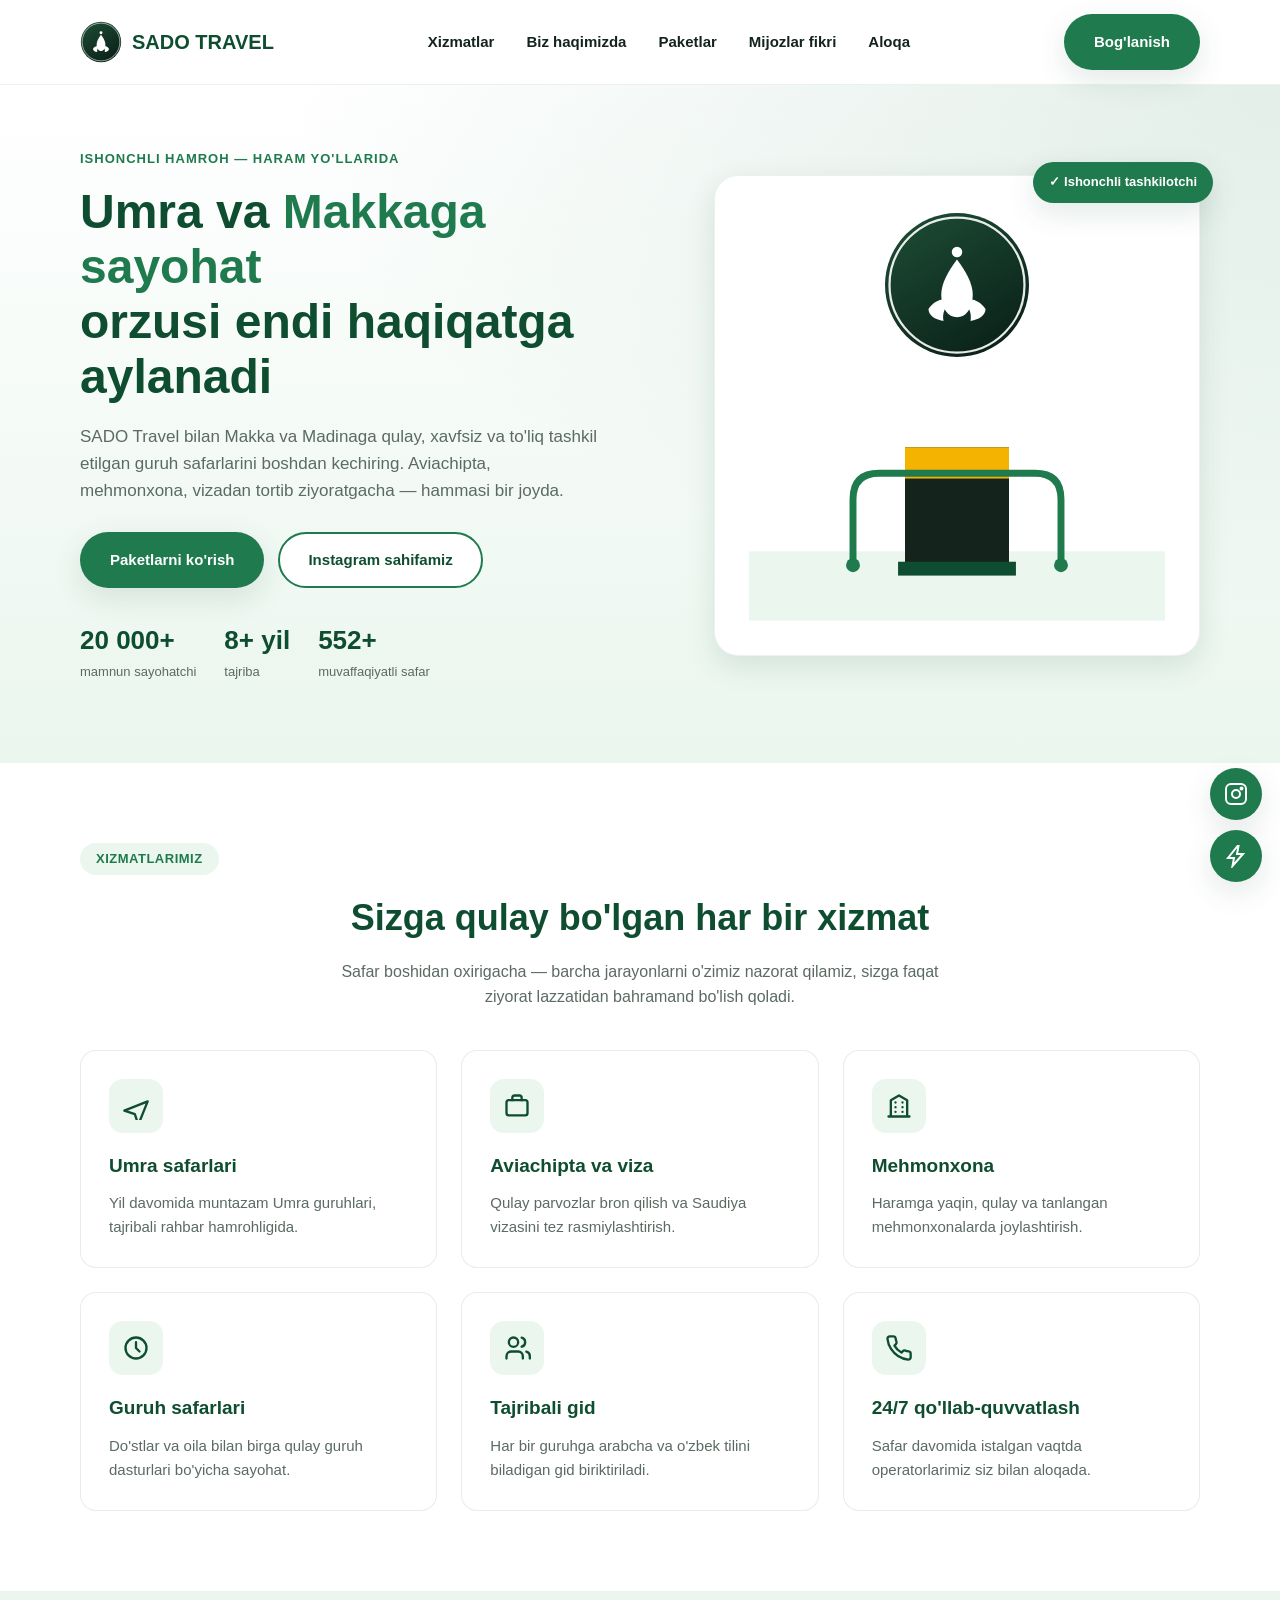
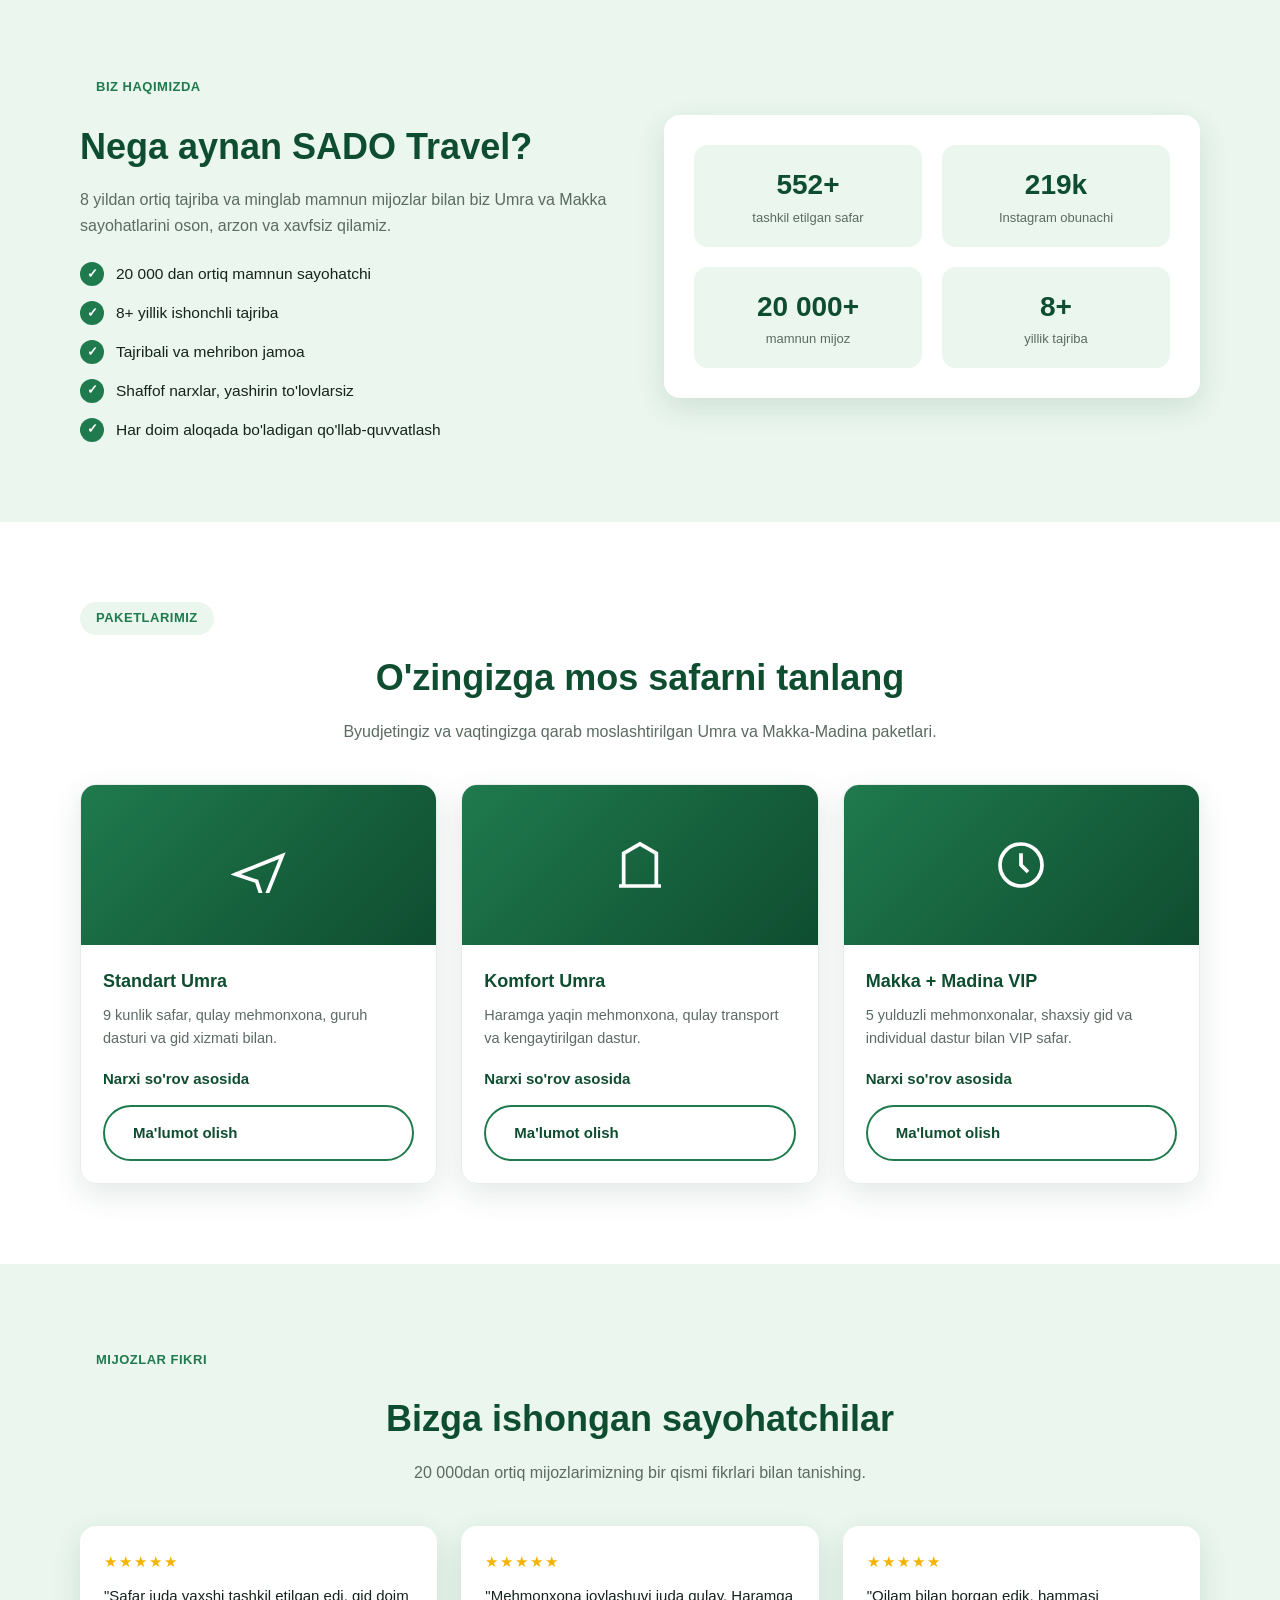
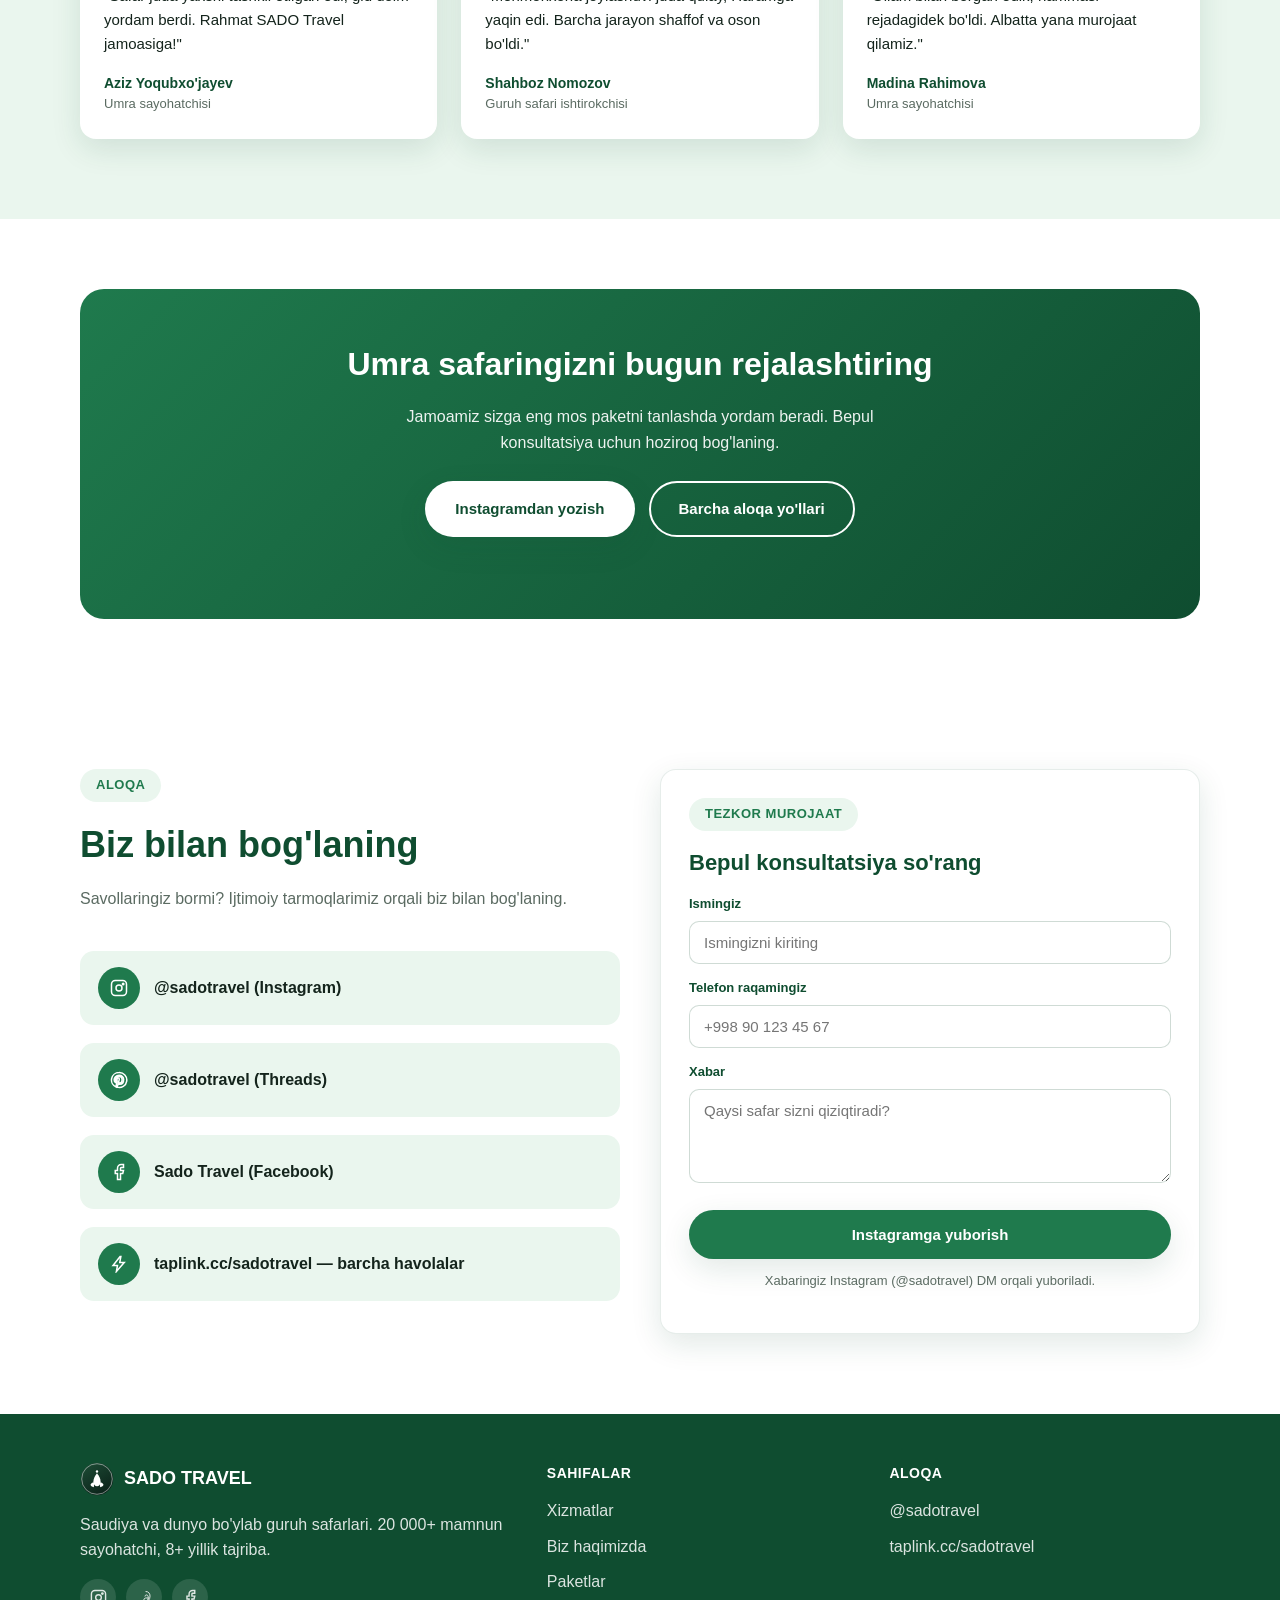
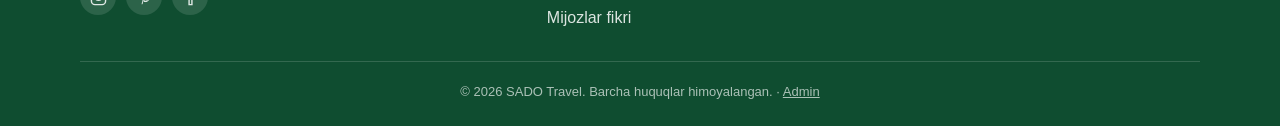
<file: index.html>
<!DOCTYPE html>
<html lang="uz">
<head>
<meta charset="UTF-8">
<meta name="viewport" content="width=device-width, initial-scale=1.0">
<title>SADO Travel — Umra va Makkaga sayohat</title>
<meta name="description" content="SADO Travel — Saudiya Arabistoniga, Makka va Madinaga Umra safarlari. Tajribali jamoa, 20 000+ mamnun sayohatchi, 8+ yillik tajriba.">
<link rel="icon" href="assets/logo.svg" type="image/svg+xml">
<link rel="stylesheet" href="css/style.css">
</head>
<body>

<header class="site-header">
  <nav class="nav container">
    <a href="#top" class="brand">
      <img src="assets/logo.svg" alt="SADO Travel logotipi">
      SADO TRAVEL
    </a>
    <ul class="nav-links" id="navLinks">
      <li><a href="#xizmatlar">Xizmatlar</a></li>
      <li><a href="#biz-haqimizda">Biz haqimizda</a></li>
      <li><a href="#paketlar">Paketlar</a></li>
      <li><a href="#fikrlar">Mijozlar fikri</a></li>
      <li><a href="#aloqa">Aloqa</a></li>
    </ul>
    <div class="nav-actions">
      <a class="btn btn-primary" href="#aloqa">Bog'lanish</a>
      <button class="nav-toggle" id="navToggle" aria-label="Menyuni ochish" aria-expanded="false">
        <span></span><span></span><span></span>
      </button>
    </div>
  </nav>
</header>

<main id="top">

  <section class="hero">
    <div class="container hero-inner">
      <div>
        <div class="hero-eyebrow">Ishonchli hamroh — Haram yo'llarida</div>
        <h1>Umra va <span>Makkaga sayohat</span><br>orzusi endi haqiqatga aylanadi</h1>
        <p>SADO Travel bilan Makka va Madinaga qulay, xavfsiz va to'liq tashkil etilgan guruh safarlarini boshdan kechiring. Aviachipta, mehmonxona, vizadan tortib ziyoratgacha — hammasi bir joyda.</p>
        <div class="hero-actions">
          <a class="btn btn-primary" href="#paketlar">Paketlarni ko'rish</a>
          <a class="btn btn-outline" data-link="instagram" href="https://www.instagram.com/sadotravel" target="_blank" rel="noopener">Instagram sahifamiz</a>
        </div>
        <div class="hero-stats">
          <div>
            <div class="stat-num" data-field="stat1Num">20 000+</div>
            <div class="stat-label" data-field="stat1Label">mamnun sayohatchi</div>
          </div>
          <div>
            <div class="stat-num" data-field="stat2Num">8+ yil</div>
            <div class="stat-label" data-field="stat2Label">tajriba</div>
          </div>
          <div>
            <div class="stat-num" data-field="stat3Num">552+</div>
            <div class="stat-label" data-field="stat3Label">muvaffaqiyatli safar</div>
          </div>
        </div>
      </div>

      <div class="hero-art">
        <span class="badge-float">✓ Ishonchli tashkilotchi</span>
        <img src="assets/logo.svg" alt="SADO Travel">
        <svg class="kaaba-icon" viewBox="0 0 240 140" fill="none" xmlns="http://www.w3.org/2000/svg">
          <rect x="0" y="100" width="240" height="40" fill="#eaf6ee"/>
          <rect x="90" y="40" width="60" height="70" fill="#14241c"/>
          <rect x="90" y="40" width="60" height="18" fill="#f5b301"/>
          <rect x="86" y="106" width="68" height="8" fill="#0f4d30"/>
          <path d="M60 108 L60 70 Q60 55 75 55 L165 55 Q180 55 180 70 L180 108" stroke="#1f7a4d" stroke-width="4" fill="none"/>
          <circle cx="60" cy="108" r="4" fill="#1f7a4d"/>
          <circle cx="180" cy="108" r="4" fill="#1f7a4d"/>
        </svg>
      </div>
    </div>
  </section>

  <section class="services" id="xizmatlar">
    <div class="container">
      <div class="section-tag center">Xizmatlarimiz</div>
      <h2 class="section-title center">Sizga qulay bo'lgan har bir xizmat</h2>
      <p class="section-sub center">Safar boshidan oxirigacha — barcha jarayonlarni o'zimiz nazorat qilamiz, sizga faqat ziyorat lazzatidan bahramand bo'lish qoladi.</p>

      <div class="card-grid">
        <div class="card">
          <div class="card-icon">
            <svg viewBox="0 0 24 24" fill="none" stroke-width="2" stroke-linecap="round" stroke-linejoin="round"><path d="M2 16l20-8-8 20-3-9-9-3z"/></svg>
          </div>
          <h3>Umra safarlari</h3>
          <p>Yil davomida muntazam Umra guruhlari, tajribali rahbar hamrohligida.</p>
        </div>
        <div class="card">
          <div class="card-icon">
            <svg viewBox="0 0 24 24" fill="none" stroke-width="2" stroke-linecap="round" stroke-linejoin="round"><rect x="3" y="7" width="18" height="13" rx="2"/><path d="M8 7V5a2 2 0 012-2h4a2 2 0 012 2v2"/></svg>
          </div>
          <h3>Aviachipta va viza</h3>
          <p>Qulay parvozlar bron qilish va Saudiya vizasini tez rasmiylashtirish.</p>
        </div>
        <div class="card">
          <div class="card-icon">
            <svg viewBox="0 0 24 24" fill="none" stroke-width="2" stroke-linecap="round" stroke-linejoin="round"><path d="M3 21h18M5 21V7l7-4 7 4v14M9 9h.01M9 13h.01M9 17h.01M15 9h.01M15 13h.01M15 17h.01"/></svg>
          </div>
          <h3>Mehmonxona</h3>
          <p>Haramga yaqin, qulay va tanlangan mehmonxonalarda joylashtirish.</p>
        </div>
        <div class="card">
          <div class="card-icon">
            <svg viewBox="0 0 24 24" fill="none" stroke-width="2" stroke-linecap="round" stroke-linejoin="round"><circle cx="12" cy="12" r="9"/><path d="M12 7v5l3 3"/></svg>
          </div>
          <h3>Guruh safarlari</h3>
          <p>Do'stlar va oila bilan birga qulay guruh dasturlari bo'yicha sayohat.</p>
        </div>
        <div class="card">
          <div class="card-icon">
            <svg viewBox="0 0 24 24" fill="none" stroke-width="2" stroke-linecap="round" stroke-linejoin="round"><path d="M17 21v-2a4 4 0 00-4-4H7a4 4 0 00-4 4v2"/><circle cx="9" cy="7" r="4"/><path d="M23 21v-2a4 4 0 00-3-3.87M16 3.13a4 4 0 010 7.75"/></svg>
          </div>
          <h3>Tajribali gid</h3>
          <p>Har bir guruhga arabcha va o'zbek tilini biladigan gid biriktiriladi.</p>
        </div>
        <div class="card">
          <div class="card-icon">
            <svg viewBox="0 0 24 24" fill="none" stroke-width="2" stroke-linecap="round" stroke-linejoin="round"><path d="M22 16.92v3a2 2 0 01-2.18 2 19.79 19.79 0 01-8.63-3.07 19.5 19.5 0 01-6-6 19.79 19.79 0 01-3.07-8.67A2 2 0 014.11 2h3a2 2 0 012 1.72c.127.96.361 1.903.7 2.81a2 2 0 01-.45 2.11L8.09 9.91a16 16 0 006 6l1.27-1.27a2 2 0 012.11-.45c.907.339 1.85.573 2.81.7A2 2 0 0122 16.92z"/></svg>
          </div>
          <h3>24/7 qo'llab-quvvatlash</h3>
          <p>Safar davomida istalgan vaqtda operatorlarimiz siz bilan aloqada.</p>
        </div>
      </div>
    </div>
  </section>

  <section class="about" id="biz-haqimizda">
    <div class="container about-grid">
      <div>
        <div class="section-tag">Biz haqimizda</div>
        <h2 class="section-title">Nega aynan SADO Travel?</h2>
        <p class="section-sub" style="margin-bottom:0;">8 yildan ortiq tajriba va minglab mamnun mijozlar bilan biz Umra va Makka sayohatlarini oson, arzon va xavfsiz qilamiz.</p>
        <ul class="about-list">
          <li><span class="check">✓</span> 20 000 dan ortiq mamnun sayohatchi</li>
          <li><span class="check">✓</span> 8+ yillik ishonchli tajriba</li>
          <li><span class="check">✓</span> Tajribali va mehribon jamoa</li>
          <li><span class="check">✓</span> Shaffof narxlar, yashirin to'lovlarsiz</li>
          <li><span class="check">✓</span> Har doim aloqada bo'ladigan qo'llab-quvvatlash</li>
        </ul>
      </div>
      <div class="about-panel">
        <div class="about-stats">
          <div class="about-stat">
            <div class="stat-num">552+</div>
            <div class="stat-label">tashkil etilgan safar</div>
          </div>
          <div class="about-stat">
            <div class="stat-num">219k</div>
            <div class="stat-label">Instagram obunachi</div>
          </div>
          <div class="about-stat">
            <div class="stat-num">20 000+</div>
            <div class="stat-label">mamnun mijoz</div>
          </div>
          <div class="about-stat">
            <div class="stat-num">8+</div>
            <div class="stat-label">yillik tajriba</div>
          </div>
        </div>
      </div>
    </div>
  </section>

  <section class="packages" id="paketlar">
    <div class="container">
      <div class="section-tag center">Paketlarimiz</div>
      <h2 class="section-title center">O'zingizga mos safarni tanlang</h2>
      <p class="section-sub center">Byudjetingiz va vaqtingizga qarab moslashtirilgan Umra va Makka-Madina paketlari.</p>

      <div class="pkg-grid">
        <div class="pkg-card">
          <div class="pkg-media">
            <svg viewBox="0 0 24 24" fill="none" stroke="currentColor" stroke-width="1.6"><path d="M2 16l20-8-8 20-3-9-9-3z"/></svg>
          </div>
          <div class="pkg-body">
            <h3 data-field="pkg1Title">Standart Umra</h3>
            <p data-field="pkg1Desc">9 kunlik safar, qulay mehmonxona, guruh dasturi va gid xizmati bilan.</p>
            <div class="pkg-price" data-field="pkg1Price">Narxi so'rov asosida</div>
            <a class="btn btn-outline" href="#aloqa">Ma'lumot olish</a>
          </div>
        </div>
        <div class="pkg-card">
          <div class="pkg-media">
            <svg viewBox="0 0 24 24" fill="none" stroke="currentColor" stroke-width="1.6"><path d="M3 21h18M5 21V7l7-4 7 4v14M9 9h.01M9 13h.01M9 17h.01M15 9h.01M15 13h.01M15 17h.01"/></svg>
          </div>
          <div class="pkg-body">
            <h3 data-field="pkg2Title">Komfort Umra</h3>
            <p data-field="pkg2Desc">Haramga yaqin mehmonxona, qulay transport va kengaytirilgan dastur.</p>
            <div class="pkg-price" data-field="pkg2Price">Narxi so'rov asosida</div>
            <a class="btn btn-outline" href="#aloqa">Ma'lumot olish</a>
          </div>
        </div>
        <div class="pkg-card">
          <div class="pkg-media">
            <svg viewBox="0 0 24 24" fill="none" stroke="currentColor" stroke-width="1.6"><circle cx="12" cy="12" r="9"/><path d="M12 7v5l3 3"/></svg>
          </div>
          <div class="pkg-body">
            <h3 data-field="pkg3Title">Makka + Madina VIP</h3>
            <p data-field="pkg3Desc">5 yulduzli mehmonxonalar, shaxsiy gid va individual dastur bilan VIP safar.</p>
            <div class="pkg-price" data-field="pkg3Price">Narxi so'rov asosida</div>
            <a class="btn btn-outline" href="#aloqa">Ma'lumot olish</a>
          </div>
        </div>
      </div>
    </div>
  </section>

  <section class="testimonials" id="fikrlar">
    <div class="container">
      <div class="section-tag center">Mijozlar fikri</div>
      <h2 class="section-title center">Bizga ishongan sayohatchilar</h2>
      <p class="section-sub center">20 000dan ortiq mijozlarimizning bir qismi fikrlari bilan tanishing.</p>

      <div class="testi-grid">
        <div class="testi-card">
          <div class="testi-stars">★★★★★</div>
          <p data-field="testi1Quote">"Safar juda yaxshi tashkil etilgan edi, gid doim yordam berdi. Rahmat SADO Travel jamoasiga!"</p>
          <div class="testi-name" data-field="testi1Name">Aziz Yoqubxo'jayev</div>
          <div class="testi-role" data-field="testi1Role">Umra sayohatchisi</div>
        </div>
        <div class="testi-card">
          <div class="testi-stars">★★★★★</div>
          <p data-field="testi2Quote">"Mehmonxona joylashuvi juda qulay, Haramga yaqin edi. Barcha jarayon shaffof va oson bo'ldi."</p>
          <div class="testi-name" data-field="testi2Name">Shahboz Nomozov</div>
          <div class="testi-role" data-field="testi2Role">Guruh safari ishtirokchisi</div>
        </div>
        <div class="testi-card">
          <div class="testi-stars">★★★★★</div>
          <p data-field="testi3Quote">"Oilam bilan borgan edik, hammasi rejadagidek bo'ldi. Albatta yana murojaat qilamiz."</p>
          <div class="testi-name" data-field="testi3Name">Madina Rahimova</div>
          <div class="testi-role" data-field="testi3Role">Umra sayohatchisi</div>
        </div>
      </div>
    </div>
  </section>

  <section class="cta">
    <div class="container">
      <div class="cta-box">
        <h2>Umra safaringizni bugun rejalashtiring</h2>
        <p>Jamoamiz sizga eng mos paketni tanlashda yordam beradi. Bepul konsultatsiya uchun hoziroq bog'laning.</p>
        <div class="hero-actions" style="justify-content:center;">
          <a class="btn btn-primary" data-link="instagram-dm" href="https://ig.me/m/sadotravel" target="_blank" rel="noopener">Instagramdan yozish</a>
          <a class="btn btn-outline" data-link="taplink" href="https://taplink.cc/sadotravel" target="_blank" rel="noopener">Barcha aloqa yo'llari</a>
        </div>
      </div>
    </div>
  </section>

  <section class="contact" id="aloqa">
    <div class="container contact-grid">
      <div>
        <div class="section-tag">Aloqa</div>
        <h2 class="section-title">Biz bilan bog'laning</h2>
        <p class="section-sub">Savollaringiz bormi? Ijtimoiy tarmoqlarimiz orqali biz bilan bog'laning.</p>
        <ul class="contact-list">
          <li>
            <span class="icon-circle">
              <svg width="18" height="18" viewBox="0 0 24 24" fill="none" stroke="currentColor" stroke-width="2"><rect x="2" y="2" width="20" height="20" rx="5"/><circle cx="12" cy="12" r="4"/><circle cx="17.5" cy="6.5" r="1"/></svg>
            </span>
            <a data-link="instagram" href="https://www.instagram.com/sadotravel" target="_blank" rel="noopener">@<span data-field="igUsernameText">sadotravel</span> (Instagram)</a>
          </li>
          <li>
            <span class="icon-circle">
              <svg width="18" height="18" viewBox="0 0 24 24" fill="none" stroke="currentColor" stroke-width="2"><path d="M12 2a10 10 0 00-3.7 19.3c-.1-.8-.2-2 .1-2.9l1.2-5s-.3-.6-.3-1.5c0-1.4.8-2.5 1.8-2.5.9 0 1.3.6 1.3 1.4 0 .8-.5 2.1-.8 3.3-.2 1 .5 1.8 1.5 1.8 1.8 0 3-2.3 3-5 0-2.1-1.4-3.6-4-3.6-2.9 0-4.7 2.2-4.7 4.6 0 .8.3 1.4.6 1.8.1.2.2.3.1.5l-.2 1c-.1.2-.2.3-.5.2-1.3-.5-1.9-2-1.9-3.6 0-2.7 2.3-6 6.7-6 3.6 0 6 2.6 6 5.4 0 3.7-2 6.4-5 6.4-1 0-1.9-.5-2.2-1.1l-.6 2.4c-.2.9-.7 1.9-1.1 2.6A10 10 0 1012 2z"/></svg>
            </span>
            <a data-link="threads" href="https://www.threads.net/@sadotravel" target="_blank" rel="noopener">@<span data-field="threadsUsernameText">sadotravel</span> (Threads)</a>
          </li>
          <li>
            <span class="icon-circle">
              <svg width="18" height="18" viewBox="0 0 24 24" fill="none" stroke="currentColor" stroke-width="2"><path d="M18 2h-3a5 5 0 00-5 5v3H7v4h3v8h4v-8h3l1-4h-4V7a1 1 0 011-1h3z"/></svg>
            </span>
            <a data-link="facebook" href="https://facebook.com/sadotravel" target="_blank" rel="noopener"><span data-field="fbNameText">Sado Travel</span> (Facebook)</a>
          </li>
          <li>
            <span class="icon-circle">
              <svg width="18" height="18" viewBox="0 0 24 24" fill="none" stroke="currentColor" stroke-width="2"><path d="M13.5 2L4 14h6l-1.5 8L19 10h-6l1.5-8z"/></svg>
            </span>
            <a data-link="taplink" href="https://taplink.cc/sadotravel" target="_blank" rel="noopener">taplink.cc/<span data-field="taplinkSlugText1">sadotravel</span> — barcha havolalar</a>
          </li>
        </ul>
      </div>

      <form class="contact-form" id="contactForm">
        <div class="section-tag">Tezkor murojaat</div>
        <h2 class="section-title" style="font-size:22px;">Bepul konsultatsiya so'rang</h2>
        <label for="name">Ismingiz</label>
        <input id="name" name="name" type="text" placeholder="Ismingizni kiriting" required>
        <label for="phone">Telefon raqamingiz</label>
        <input id="phone" name="phone" type="tel" placeholder="+998 90 123 45 67" required>
        <label for="message">Xabar</label>
        <textarea id="message" name="message" rows="4" placeholder="Qaysi safar sizni qiziqtiradi?"></textarea>
        <button class="btn btn-primary" type="submit">Instagramga yuborish</button>
        <p class="form-note">Xabaringiz Instagram (@sadotravel) DM orqali yuboriladi.</p>
      </form>
    </div>
  </section>

</main>

<footer class="site-footer">
  <div class="container">
    <div class="footer-grid">
      <div>
        <div class="footer-brand">
          <img src="assets/logo.svg" alt="SADO Travel">
          SADO TRAVEL
        </div>
        <p>Saudiya va dunyo bo'ylab guruh safarlari. 20 000+ mamnun sayohatchi, 8+ yillik tajriba.</p>
        <div class="social-row">
          <a data-link="instagram" href="https://www.instagram.com/sadotravel" target="_blank" rel="noopener" aria-label="Instagram">
            <svg viewBox="0 0 24 24" fill="none" stroke="currentColor" stroke-width="2"><rect x="2" y="2" width="20" height="20" rx="5"/><circle cx="12" cy="12" r="4"/><circle cx="17.5" cy="6.5" r="1"/></svg>
          </a>
          <a data-link="threads" href="https://www.threads.net/@sadotravel" target="_blank" rel="noopener" aria-label="Threads">
            <svg viewBox="0 0 24 24" fill="none" stroke="currentColor" stroke-width="1.4"><path d="M13.5 3.5c4 0 6.3 2.6 6.3 6.6 0 4.8-2.8 7.7-6.9 7.7-1.6 0-2.7-.8-3.1-1.7l-.5 2-.7 3.4M12.7 10.6c0-1.3.9-2.2 2.1-2.2 1.5 0 2.5 1.3 2.5 3.8 0 3.1-1.6 4.9-3.9 4.9-1.4 0-2.3-.7-2.3-1.9 0-1 .7-2 2.1-2.4 1.6-.4 3.5-.3 4.9.2"/></svg>
          </a>
          <a data-link="facebook" href="https://facebook.com/sadotravel" target="_blank" rel="noopener" aria-label="Facebook">
            <svg viewBox="0 0 24 24" fill="none" stroke="currentColor" stroke-width="2"><path d="M18 2h-3a5 5 0 00-5 5v3H7v4h3v8h4v-8h3l1-4h-4V7a1 1 0 011-1h3z"/></svg>
          </a>
        </div>
      </div>
      <div>
        <h4>Sahifalar</h4>
        <ul>
          <li><a href="#xizmatlar">Xizmatlar</a></li>
          <li><a href="#biz-haqimizda">Biz haqimizda</a></li>
          <li><a href="#paketlar">Paketlar</a></li>
          <li><a href="#fikrlar">Mijozlar fikri</a></li>
        </ul>
      </div>
      <div>
        <h4>Aloqa</h4>
        <ul>
          <li><a data-link="instagram" href="https://www.instagram.com/sadotravel" target="_blank" rel="noopener">@<span data-field="igUsernameText2">sadotravel</span></a></li>
          <li><a data-link="taplink" href="https://taplink.cc/sadotravel" target="_blank" rel="noopener">taplink.cc/<span data-field="taplinkSlugText2">sadotravel</span></a></li>
        </ul>
      </div>
    </div>
    <div class="footer-bottom">
      &copy; <span id="year"></span> SADO Travel. Barcha huquqlar himoyalangan. · <a href="admin.html" style="text-decoration:underline;">Admin</a>
    </div>
  </div>
</footer>

<div class="float-actions">
  <a data-link="instagram-dm" href="https://ig.me/m/sadotravel" target="_blank" rel="noopener" aria-label="Instagramdan yozish">
    <svg viewBox="0 0 24 24" fill="none" stroke="currentColor" stroke-width="2"><rect x="2" y="2" width="20" height="20" rx="5"/><circle cx="12" cy="12" r="4"/><circle cx="17.5" cy="6.5" r="1"/></svg>
  </a>
  <a data-link="taplink" href="https://taplink.cc/sadotravel" target="_blank" rel="noopener" aria-label="Barcha aloqa yo'llari">
    <svg viewBox="0 0 24 24" fill="none" stroke="currentColor" stroke-width="2"><path d="M13.5 2L4 14h6l-1.5 8L19 10h-6l1.5-8z"/></svg>
  </a>
</div>

<script src="js/content.js"></script>
<script src="js/script.js"></script>
</body>
</html>
</file>
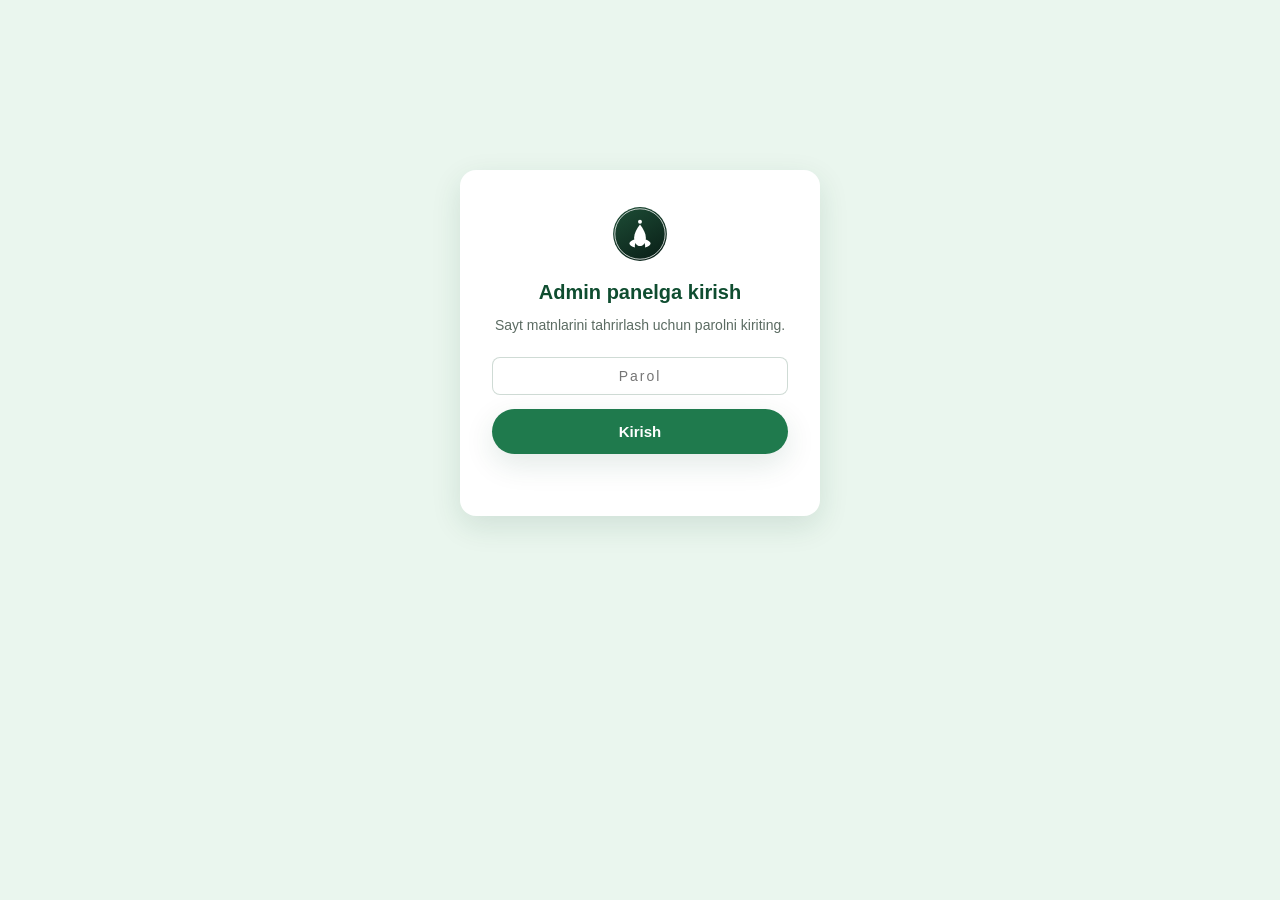
<file: admin.html>
<!DOCTYPE html>
<html lang="uz">
<head>
<meta charset="UTF-8">
<meta name="viewport" content="width=device-width, initial-scale=1.0">
<title>SADO Travel — Admin panel</title>
<link rel="icon" href="assets/logo.svg" type="image/svg+xml">
<link rel="stylesheet" href="css/style.css">
<style>
  body { background: var(--green-pale); }
  .admin-wrap { max-width: 1280px; margin: 0 auto; padding: 28px 20px 60px; }
  .admin-header {
    display: flex; align-items: center; justify-content: space-between;
    gap: 16px; margin-bottom: 24px; flex-wrap: wrap;
  }
  .admin-header .brand { font-weight: 800; font-size: 20px; color: var(--green-dark); display:flex; align-items:center; gap:10px; }
  .admin-header .brand img { width: 38px; height: 38px; }
  .admin-grid { display: grid; grid-template-columns: 1fr 1fr; gap: 24px; align-items: start; }
  .admin-panel {
    background: var(--white);
    border-radius: var(--radius);
    box-shadow: var(--shadow);
    padding: 24px;
  }
  .admin-panel h2 { margin: 0 0 4px; color: var(--green-dark); font-size: 20px; }
  .admin-panel .hint { color: var(--muted); font-size: 13px; margin: 0 0 20px; }
  fieldset { border: 1px solid rgba(15,77,48,0.15); border-radius: 12px; padding: 16px 16px 6px; margin: 0 0 18px; }
  legend { font-weight: 700; color: var(--green-dark); font-size: 14px; padding: 0 8px; }
  .field-row { display: grid; grid-template-columns: 1fr 1fr; gap: 12px; }
  label { display: block; font-size: 12.5px; font-weight: 700; color: var(--green-dark); margin: 10px 0 5px; }
  input[type="text"], textarea {
    width: 100%; padding: 10px 12px; border-radius: 8px;
    border: 1px solid rgba(15,77,48,0.2); font-family: inherit; font-size: 14px;
  }
  input:focus, textarea:focus { outline: none; border-color: var(--green); }
  textarea { resize: vertical; }
  .admin-actions { display: flex; gap: 12px; margin-top: 20px; flex-wrap: wrap; }
  .admin-actions button { border: none; }
  .btn-danger { background: #fff; color: #b3261e; border: 2px solid #b3261e !important; }
  .btn-danger:hover { background: #fdecea; }
  .save-msg { font-size: 13px; color: var(--green-dark); font-weight: 700; margin-top: 10px; min-height: 18px; }
  .preview-panel {
    background: var(--white);
    border-radius: var(--radius);
    box-shadow: var(--shadow);
    overflow: hidden;
    position: sticky;
    top: 20px;
  }
  .preview-panel .preview-head {
    padding: 14px 18px; border-bottom: 1px solid rgba(15,77,48,0.1);
    display:flex; align-items:center; justify-content:space-between;
  }
  .preview-panel .preview-head strong { color: var(--green-dark); font-size: 14px; }
  .preview-panel iframe { width: 100%; height: 78vh; border: none; display: block; }

  .login-wrap {
    min-height: 70vh; display: flex; align-items: center; justify-content: center;
  }
  .login-card {
    background: var(--white); border-radius: var(--radius); box-shadow: var(--shadow);
    padding: 36px 32px; max-width: 360px; width: 100%; text-align: center;
  }
  .login-card img { width: 56px; height: 56px; margin: 0 auto 14px; }
  .login-card h1 { font-size: 20px; color: var(--green-dark); margin: 0 0 6px; }
  .login-card p { color: var(--muted); font-size: 14px; margin: 0 0 20px; }
  .login-card input { text-align: center; letter-spacing: 2px; }
  .login-card button { width: 100%; justify-content: center; margin-top: 14px; border: none; }
  .login-error { color: #b3261e; font-size: 13px; margin-top: 10px; min-height: 16px; }

  @media (max-width: 960px) {
    .admin-grid { grid-template-columns: 1fr; }
    .field-row { grid-template-columns: 1fr; }
    .preview-panel { position: static; }
    .preview-panel iframe { height: 60vh; }
  }
</style>
</head>
<body>

<div class="admin-wrap">

  <div id="loginView" class="login-wrap">
    <div class="login-card">
      <img src="assets/logo.svg" alt="SADO Travel">
      <h1>Admin panelga kirish</h1>
      <p>Sayt matnlarini tahrirlash uchun parolni kiriting.</p>
      <input type="text" id="passwordInput" placeholder="Parol" autocomplete="off">
      <button class="btn btn-primary" id="loginBtn">Kirish</button>
      <div class="login-error" id="loginError"></div>
    </div>
  </div>

  <div id="adminView" hidden>
    <div class="admin-header">
      <div class="brand">
        <img src="assets/logo.svg" alt="SADO Travel">
        SADO Travel — Admin panel
      </div>
      <a class="btn btn-outline" href="index.html" target="_blank" rel="noopener">Saytni ochish ↗</a>
    </div>

    <div class="admin-grid">
      <div class="admin-panel">
        <h2>Sayt matnlarini tahrirlash</h2>
        <p class="hint">O'zgarishlar ushbu brauzerda saqlanadi. Saqlagach, o'ng tomondagi ko'rinish avtomatik yangilanadi.</p>

        <form id="contentForm">

          <fieldset>
            <legend>Statistika (Hero bo'limi)</legend>
            <div class="field-row">
              <div><label for="stat1Num">1-ko'rsatkich raqami</label><input type="text" id="stat1Num"></div>
              <div><label for="stat1Label">1-ko'rsatkich matni</label><input type="text" id="stat1Label"></div>
            </div>
            <div class="field-row">
              <div><label for="stat2Num">2-ko'rsatkich raqami</label><input type="text" id="stat2Num"></div>
              <div><label for="stat2Label">2-ko'rsatkich matni</label><input type="text" id="stat2Label"></div>
            </div>
            <div class="field-row">
              <div><label for="stat3Num">3-ko'rsatkich raqami</label><input type="text" id="stat3Num"></div>
              <div><label for="stat3Label">3-ko'rsatkich matni</label><input type="text" id="stat3Label"></div>
            </div>
          </fieldset>

          <fieldset>
            <legend>Paketlar</legend>
            <label for="pkg1Title">1-paket nomi</label><input type="text" id="pkg1Title">
            <label for="pkg1Desc">1-paket tavsifi</label><textarea id="pkg1Desc" rows="2"></textarea>
            <label for="pkg1Price">1-paket narxi</label><input type="text" id="pkg1Price">

            <label for="pkg2Title">2-paket nomi</label><input type="text" id="pkg2Title">
            <label for="pkg2Desc">2-paket tavsifi</label><textarea id="pkg2Desc" rows="2"></textarea>
            <label for="pkg2Price">2-paket narxi</label><input type="text" id="pkg2Price">

            <label for="pkg3Title">3-paket nomi</label><input type="text" id="pkg3Title">
            <label for="pkg3Desc">3-paket tavsifi</label><textarea id="pkg3Desc" rows="2"></textarea>
            <label for="pkg3Price">3-paket narxi</label><input type="text" id="pkg3Price">
          </fieldset>

          <fieldset>
            <legend>Mijozlar fikri</legend>
            <label for="testi1Quote">1-fikr matni</label><textarea id="testi1Quote" rows="2"></textarea>
            <div class="field-row">
              <div><label for="testi1Name">Ismi</label><input type="text" id="testi1Name"></div>
              <div><label for="testi1Role">Lavozimi/roli</label><input type="text" id="testi1Role"></div>
            </div>

            <label for="testi2Quote">2-fikr matni</label><textarea id="testi2Quote" rows="2"></textarea>
            <div class="field-row">
              <div><label for="testi2Name">Ismi</label><input type="text" id="testi2Name"></div>
              <div><label for="testi2Role">Lavozimi/roli</label><input type="text" id="testi2Role"></div>
            </div>

            <label for="testi3Quote">3-fikr matni</label><textarea id="testi3Quote" rows="2"></textarea>
            <div class="field-row">
              <div><label for="testi3Name">Ismi</label><input type="text" id="testi3Name"></div>
              <div><label for="testi3Role">Lavozimi/roli</label><input type="text" id="testi3Role"></div>
            </div>
          </fieldset>

          <fieldset>
            <legend>Ijtimoiy tarmoqlar / aloqa</legend>
            <div class="field-row">
              <div><label for="igUsername">Instagram username</label><input type="text" id="igUsername" placeholder="sadotravel"></div>
              <div><label for="threadsUsername">Threads username</label><input type="text" id="threadsUsername" placeholder="sadotravel"></div>
            </div>
            <div class="field-row">
              <div><label for="fbSlug">Facebook manzili (slug)</label><input type="text" id="fbSlug" placeholder="sadotravel"></div>
              <div><label for="fbName">Facebook sahifa nomi</label><input type="text" id="fbName" placeholder="Sado Travel"></div>
            </div>
            <label for="taplinkSlug">Taplink manzili (slug)</label>
            <input type="text" id="taplinkSlug" placeholder="sadotravel">
          </fieldset>

          <div class="admin-actions">
            <button type="submit" class="btn btn-primary">Saqlash</button>
            <button type="button" id="resetBtn" class="btn btn-danger">Standartga qaytarish</button>
          </div>
          <div class="save-msg" id="saveMsg"></div>
        </form>
      </div>

      <div class="preview-panel">
        <div class="preview-head">
          <strong>Jonli ko'rinish</strong>
        </div>
        <iframe id="previewFrame" src="index.html" title="Sayt ko'rinishi"></iframe>
      </div>
    </div>
  </div>

</div>

<script src="js/content.js"></script>
<script>
  const ADMIN_PASSWORD = 'sado2026';
  const ADMIN_SESSION_KEY = 'sadoAdminAuthed';

  const loginView = document.getElementById('loginView');
  const adminView = document.getElementById('adminView');
  const passwordInput = document.getElementById('passwordInput');
  const loginBtn = document.getElementById('loginBtn');
  const loginError = document.getElementById('loginError');
  const form = document.getElementById('contentForm');
  const saveMsg = document.getElementById('saveMsg');
  const previewFrame = document.getElementById('previewFrame');

  const fieldIds = [
    'stat1Num','stat1Label','stat2Num','stat2Label','stat3Num','stat3Label',
    'pkg1Title','pkg1Desc','pkg1Price','pkg2Title','pkg2Desc','pkg2Price','pkg3Title','pkg3Desc','pkg3Price',
    'testi1Quote','testi1Name','testi1Role','testi2Quote','testi2Name','testi2Role','testi3Quote','testi3Name','testi3Role',
    'igUsername','threadsUsername','fbSlug','fbName','taplinkSlug',
  ];

  function fillForm(content) {
    fieldIds.forEach((id) => {
      const el = document.getElementById(id);
      if (el) el.value = content[id] ?? '';
    });
  }

  function readForm() {
    const content = {};
    fieldIds.forEach((id) => {
      const el = document.getElementById(id);
      if (el) content[id] = el.value;
    });
    return content;
  }

  function showAdmin() {
    loginView.hidden = true;
    adminView.hidden = false;
    fillForm(sadoLoadContent());
  }

  loginBtn.addEventListener('click', () => {
    if (passwordInput.value === ADMIN_PASSWORD) {
      sessionStorage.setItem(ADMIN_SESSION_KEY, '1');
      loginError.textContent = '';
      showAdmin();
    } else {
      loginError.textContent = "Parol noto'g'ri";
    }
  });
  passwordInput.addEventListener('keydown', (e) => {
    if (e.key === 'Enter') loginBtn.click();
  });

  if (sessionStorage.getItem(ADMIN_SESSION_KEY) === '1') {
    showAdmin();
  }

  form.addEventListener('submit', (e) => {
    e.preventDefault();
    sadoSaveContent(readForm());
    saveMsg.textContent = "Saqlandi — ko'rinish yangilandi.";
    previewFrame.contentWindow.location.reload();
    setTimeout(() => { saveMsg.textContent = ''; }, 3000);
  });

  document.getElementById('resetBtn').addEventListener('click', () => {
    sadoResetContent();
    fillForm(sadoLoadContent());
    saveMsg.textContent = "Standart matnlarga qaytarildi.";
    previewFrame.contentWindow.location.reload();
    setTimeout(() => { saveMsg.textContent = ''; }, 3000);
  });
</script>
</body>
</html>
</file>
<file: css/style.css>
:root {
  --green-dark: #0f4d30;
  --green: #1f7a4d;
  --green-light: #2f9e63;
  --green-pale: #eaf6ee;
  --white: #ffffff;
  --ink: #14241c;
  --muted: #5b6b62;
  --shadow: 0 10px 30px rgba(15, 77, 48, 0.12);
  --radius: 16px;
  --max-width: 1160px;
}

* { box-sizing: border-box; }

html { scroll-behavior: smooth; }

body {
  margin: 0;
  font-family: "Segoe UI", "Helvetica Neue", Arial, sans-serif;
  color: var(--ink);
  background: var(--white);
  line-height: 1.6;
}

img, svg { max-width: 100%; display: block; }

a { color: inherit; text-decoration: none; }

.container {
  max-width: var(--max-width);
  margin: 0 auto;
  padding: 0 20px;
}

.btn {
  display: inline-flex;
  align-items: center;
  gap: 8px;
  padding: 14px 28px;
  border-radius: 999px;
  font-weight: 600;
  font-size: 15px;
  border: 2px solid transparent;
  cursor: pointer;
  transition: transform .15s ease, box-shadow .15s ease, background .15s ease;
}

.btn-primary {
  background: var(--green);
  color: var(--white);
  box-shadow: var(--shadow);
}
.btn-primary:hover { background: var(--green-dark); transform: translateY(-2px); }

.btn-outline {
  background: var(--white);
  color: var(--green-dark);
  border-color: var(--green);
}
.btn-outline:hover { background: var(--green-pale); transform: translateY(-2px); }

.section-tag {
  display: inline-block;
  color: var(--green);
  background: var(--green-pale);
  padding: 6px 16px;
  border-radius: 999px;
  font-size: 13px;
  font-weight: 700;
  letter-spacing: .5px;
  text-transform: uppercase;
  margin-bottom: 14px;
}

.section-title {
  font-size: clamp(24px, 4vw, 36px);
  margin: 0 0 12px;
  color: var(--green-dark);
}

.section-sub {
  color: var(--muted);
  max-width: 640px;
  margin: 0 0 40px;
  font-size: 16px;
}

.center { text-align: center; margin-left: auto; margin-right: auto; }

/* Header */
.site-header {
  position: sticky;
  top: 0;
  z-index: 100;
  background: rgba(255, 255, 255, 0.92);
  backdrop-filter: blur(8px);
  border-bottom: 1px solid rgba(15, 77, 48, 0.08);
}

.nav {
  display: flex;
  align-items: center;
  justify-content: space-between;
  padding: 14px 20px;
}

.brand {
  display: flex;
  align-items: center;
  gap: 10px;
  font-weight: 800;
  font-size: 20px;
  color: var(--green-dark);
}

.brand img { width: 42px; height: 42px; }

.nav-links {
  display: flex;
  gap: 28px;
  list-style: none;
  margin: 0;
  padding: 0;
}

.nav-links a {
  font-weight: 600;
  font-size: 15px;
  color: var(--ink);
  padding: 6px 2px;
  border-bottom: 2px solid transparent;
  transition: color .15s ease, border-color .15s ease;
}
.nav-links a:hover { color: var(--green); border-color: var(--green); }

.nav-actions { display: flex; align-items: center; gap: 12px; }

.nav-toggle {
  display: none;
  flex-direction: column;
  gap: 5px;
  background: none;
  border: none;
  cursor: pointer;
  padding: 6px;
}
.nav-toggle span {
  width: 26px;
  height: 3px;
  background: var(--green-dark);
  border-radius: 2px;
}

/* Hero */
.hero {
  background:
    radial-gradient(ellipse at top right, rgba(31,122,77,0.12), transparent 55%),
    linear-gradient(180deg, var(--white), var(--green-pale));
  padding: 64px 0 80px;
}

.hero-inner {
  display: grid;
  grid-template-columns: 1.1fr 0.9fr;
  gap: 40px;
  align-items: center;
}

.hero-eyebrow {
  color: var(--green);
  font-weight: 700;
  letter-spacing: 1px;
  text-transform: uppercase;
  font-size: 13px;
  margin-bottom: 14px;
}

.hero h1 {
  font-size: clamp(30px, 5vw, 48px);
  line-height: 1.15;
  margin: 0 0 18px;
  color: var(--green-dark);
}

.hero h1 span { color: var(--green); }

.hero p {
  color: var(--muted);
  font-size: 17px;
  margin: 0 0 28px;
  max-width: 520px;
}

.hero-actions { display: flex; gap: 14px; flex-wrap: wrap; margin-bottom: 32px; }

.hero-stats {
  display: flex;
  gap: 28px;
  flex-wrap: wrap;
}

.stat-num {
  font-size: 26px;
  font-weight: 800;
  color: var(--green-dark);
}
.stat-label { font-size: 13px; color: var(--muted); }

.hero-art {
  position: relative;
  background: var(--white);
  border-radius: 24px;
  box-shadow: var(--shadow);
  padding: 34px;
  text-align: center;
  border: 1px solid rgba(15,77,48,0.08);
}

.hero-art img { width: 150px; height: 150px; margin: 0 auto 18px; }

.hero-art .kaaba-icon { width: 100%; height: auto; }

.badge-float {
  position: absolute;
  top: -14px;
  right: -14px;
  background: var(--green);
  color: var(--white);
  padding: 10px 16px;
  border-radius: 999px;
  font-size: 13px;
  font-weight: 700;
  box-shadow: var(--shadow);
}

/* Services */
.services { padding: 80px 0; }

.card-grid {
  display: grid;
  grid-template-columns: repeat(3, 1fr);
  gap: 24px;
}

.card {
  background: var(--white);
  border: 1px solid rgba(15,77,48,0.1);
  border-radius: var(--radius);
  padding: 28px;
  transition: transform .18s ease, box-shadow .18s ease;
}
.card:hover { transform: translateY(-6px); box-shadow: var(--shadow); }

.card-icon {
  width: 54px;
  height: 54px;
  border-radius: 14px;
  background: var(--green-pale);
  display: flex;
  align-items: center;
  justify-content: center;
  margin-bottom: 18px;
}
.card-icon svg { width: 28px; height: 28px; stroke: var(--green-dark); }

.card h3 { margin: 0 0 10px; font-size: 19px; color: var(--green-dark); }
.card p { margin: 0; color: var(--muted); font-size: 15px; }

/* About */
.about {
  background: var(--green-pale);
  padding: 80px 0;
}

.about-grid {
  display: grid;
  grid-template-columns: 1fr 1fr;
  gap: 48px;
  align-items: center;
}

.about-list { list-style: none; margin: 24px 0 0; padding: 0; display: grid; gap: 14px; }
.about-list li {
  display: flex;
  align-items: flex-start;
  gap: 12px;
  font-size: 15.5px;
  color: var(--ink);
}
.check {
  flex: none;
  width: 24px;
  height: 24px;
  border-radius: 50%;
  background: var(--green);
  color: var(--white);
  display: flex;
  align-items: center;
  justify-content: center;
  font-size: 13px;
  font-weight: 700;
}

.about-panel {
  background: var(--white);
  border-radius: var(--radius);
  box-shadow: var(--shadow);
  padding: 30px;
}

.about-stats {
  display: grid;
  grid-template-columns: repeat(2, 1fr);
  gap: 20px;
}
.about-stat {
  text-align: center;
  padding: 18px 10px;
  border-radius: 14px;
  background: var(--green-pale);
}
.about-stat .stat-num { font-size: 28px; }

/* Packages / gallery */
.packages { padding: 80px 0; }

.pkg-grid {
  display: grid;
  grid-template-columns: repeat(3, 1fr);
  gap: 24px;
}

.pkg-card {
  border-radius: var(--radius);
  overflow: hidden;
  border: 1px solid rgba(15,77,48,0.1);
  box-shadow: var(--shadow);
  display: flex;
  flex-direction: column;
}

.pkg-media {
  height: 160px;
  display: flex;
  align-items: center;
  justify-content: center;
  background: linear-gradient(135deg, var(--green), var(--green-dark));
  color: var(--white);
}
.pkg-media svg { width: 56px; height: 56px; }

.pkg-body { padding: 22px; flex: 1; display: flex; flex-direction: column; }
.pkg-body h3 { margin: 0 0 8px; color: var(--green-dark); font-size: 18px; }
.pkg-body p { margin: 0 0 16px; color: var(--muted); font-size: 14.5px; flex: 1; }
.pkg-price { font-weight: 800; color: var(--green-dark); font-size: 15px; margin-bottom: 14px; }

/* Testimonials */
.testimonials { background: var(--green-pale); padding: 80px 0; }

.testi-grid {
  display: grid;
  grid-template-columns: repeat(3, 1fr);
  gap: 24px;
}

.testi-card {
  background: var(--white);
  border-radius: var(--radius);
  padding: 24px;
  box-shadow: var(--shadow);
}
.testi-stars { color: #f5b301; margin-bottom: 10px; font-size: 15px; letter-spacing: 2px; }
.testi-card p { color: var(--ink); font-size: 15px; margin: 0 0 16px; }
.testi-name { font-weight: 700; color: var(--green-dark); font-size: 14px; }
.testi-role { color: var(--muted); font-size: 13px; }

/* CTA */
.cta {
  padding: 70px 0;
  text-align: center;
}
.cta-box {
  background: linear-gradient(135deg, var(--green), var(--green-dark));
  color: var(--white);
  border-radius: 24px;
  padding: 50px 30px;
}
.cta-box h2 { margin: 0 0 14px; font-size: clamp(24px, 4vw, 32px); }
.cta-box p { margin: 0 0 26px; opacity: .92; max-width: 520px; margin-left: auto; margin-right: auto; }
.cta-box .btn-outline { background: transparent; color: var(--white); border-color: var(--white); }
.cta-box .btn-outline:hover { background: rgba(255,255,255,0.12); }
.cta-box .btn-primary { background: var(--white); color: var(--green-dark); }
.cta-box .btn-primary:hover { background: var(--green-pale); }

/* Contact */
.contact { padding: 80px 0; }

.contact-grid {
  display: grid;
  grid-template-columns: 1fr 1fr;
  gap: 40px;
}

.contact-list { list-style: none; margin: 0; padding: 0; display: grid; gap: 18px; }
.contact-list li {
  display: flex;
  align-items: center;
  gap: 14px;
  background: var(--green-pale);
  padding: 16px 18px;
  border-radius: 14px;
}
.contact-list .icon-circle {
  width: 42px; height: 42px; border-radius: 50%;
  background: var(--green);
  color: var(--white);
  display: flex; align-items: center; justify-content: center;
  flex: none;
}
.contact-list a { font-weight: 600; }

.contact-form {
  background: var(--white);
  border: 1px solid rgba(15,77,48,0.1);
  border-radius: var(--radius);
  padding: 28px;
  box-shadow: var(--shadow);
}
.contact-form label {
  display: block;
  font-size: 13px;
  font-weight: 700;
  color: var(--green-dark);
  margin: 14px 0 6px;
}
.contact-form input,
.contact-form textarea {
  width: 100%;
  padding: 12px 14px;
  border-radius: 10px;
  border: 1px solid rgba(15,77,48,0.2);
  font-family: inherit;
  font-size: 15px;
}
.contact-form input:focus,
.contact-form textarea:focus {
  outline: none;
  border-color: var(--green);
}
.contact-form button { margin-top: 20px; width: 100%; justify-content: center; }
.form-note { font-size: 13px; color: var(--muted); margin-top: 12px; text-align: center; }

/* Footer */
.site-footer {
  background: var(--green-dark);
  color: rgba(255,255,255,0.85);
  padding: 48px 0 24px;
}
.footer-grid {
  display: grid;
  grid-template-columns: 1.4fr 1fr 1fr;
  gap: 32px;
  margin-bottom: 30px;
}
.footer-brand { display: flex; align-items: center; gap: 10px; color: var(--white); font-weight: 800; font-size: 18px; margin-bottom: 12px; }
.footer-brand img { width: 34px; height: 34px; }
.site-footer h4 { color: var(--white); font-size: 14px; margin: 0 0 14px; text-transform: uppercase; letter-spacing: .5px; }
.site-footer ul { list-style: none; margin: 0; padding: 0; display: grid; gap: 10px; }
.site-footer a:hover { color: var(--white); }
.footer-bottom {
  border-top: 1px solid rgba(255,255,255,0.15);
  padding-top: 20px;
  font-size: 13px;
  text-align: center;
  color: rgba(255,255,255,0.65);
}

.social-row { display: flex; gap: 10px; margin-top: 6px; }
.social-row a {
  width: 36px; height: 36px;
  border-radius: 50%;
  background: rgba(255,255,255,0.12);
  display: flex; align-items: center; justify-content: center;
}
.social-row a:hover { background: var(--green); }
.social-row svg { width: 17px; height: 17px; }

/* Floating call button (mobile) */
.float-actions {
  position: fixed;
  right: 18px;
  bottom: 18px;
  z-index: 90;
  display: flex;
  flex-direction: column;
  gap: 10px;
}
.float-actions a {
  width: 52px; height: 52px;
  border-radius: 50%;
  background: var(--green);
  color: var(--white);
  display: flex; align-items: center; justify-content: center;
  box-shadow: var(--shadow);
}
.float-actions svg { width: 24px; height: 24px; }

/* Responsive */
@media (max-width: 960px) {
  .hero-inner { grid-template-columns: 1fr; }
  .hero-art { order: -1; max-width: 320px; margin: 0 auto; }
  .card-grid, .pkg-grid, .testi-grid { grid-template-columns: repeat(2, 1fr); }
  .about-grid { grid-template-columns: 1fr; }
  .footer-grid { grid-template-columns: 1fr 1fr; }
}

@media (max-width: 720px) {
  .nav-links, .nav-actions .btn { display: none; }
  .nav-toggle { display: flex; }
  .nav-links.open {
    display: flex;
    flex-direction: column;
    position: absolute;
    top: 100%;
    left: 0;
    right: 0;
    background: var(--white);
    padding: 18px 20px;
    box-shadow: var(--shadow);
    gap: 16px;
  }
  .card-grid, .pkg-grid, .testi-grid { grid-template-columns: 1fr; }
  .hero-stats { gap: 20px; }
  .footer-grid { grid-template-columns: 1fr; text-align: left; }
  .contact-grid { grid-template-columns: 1fr; }
}

@media (max-width: 420px) {
  .hero-actions { flex-direction: column; }
  .hero-actions .btn { width: 100%; justify-content: center; }
}
</file>
